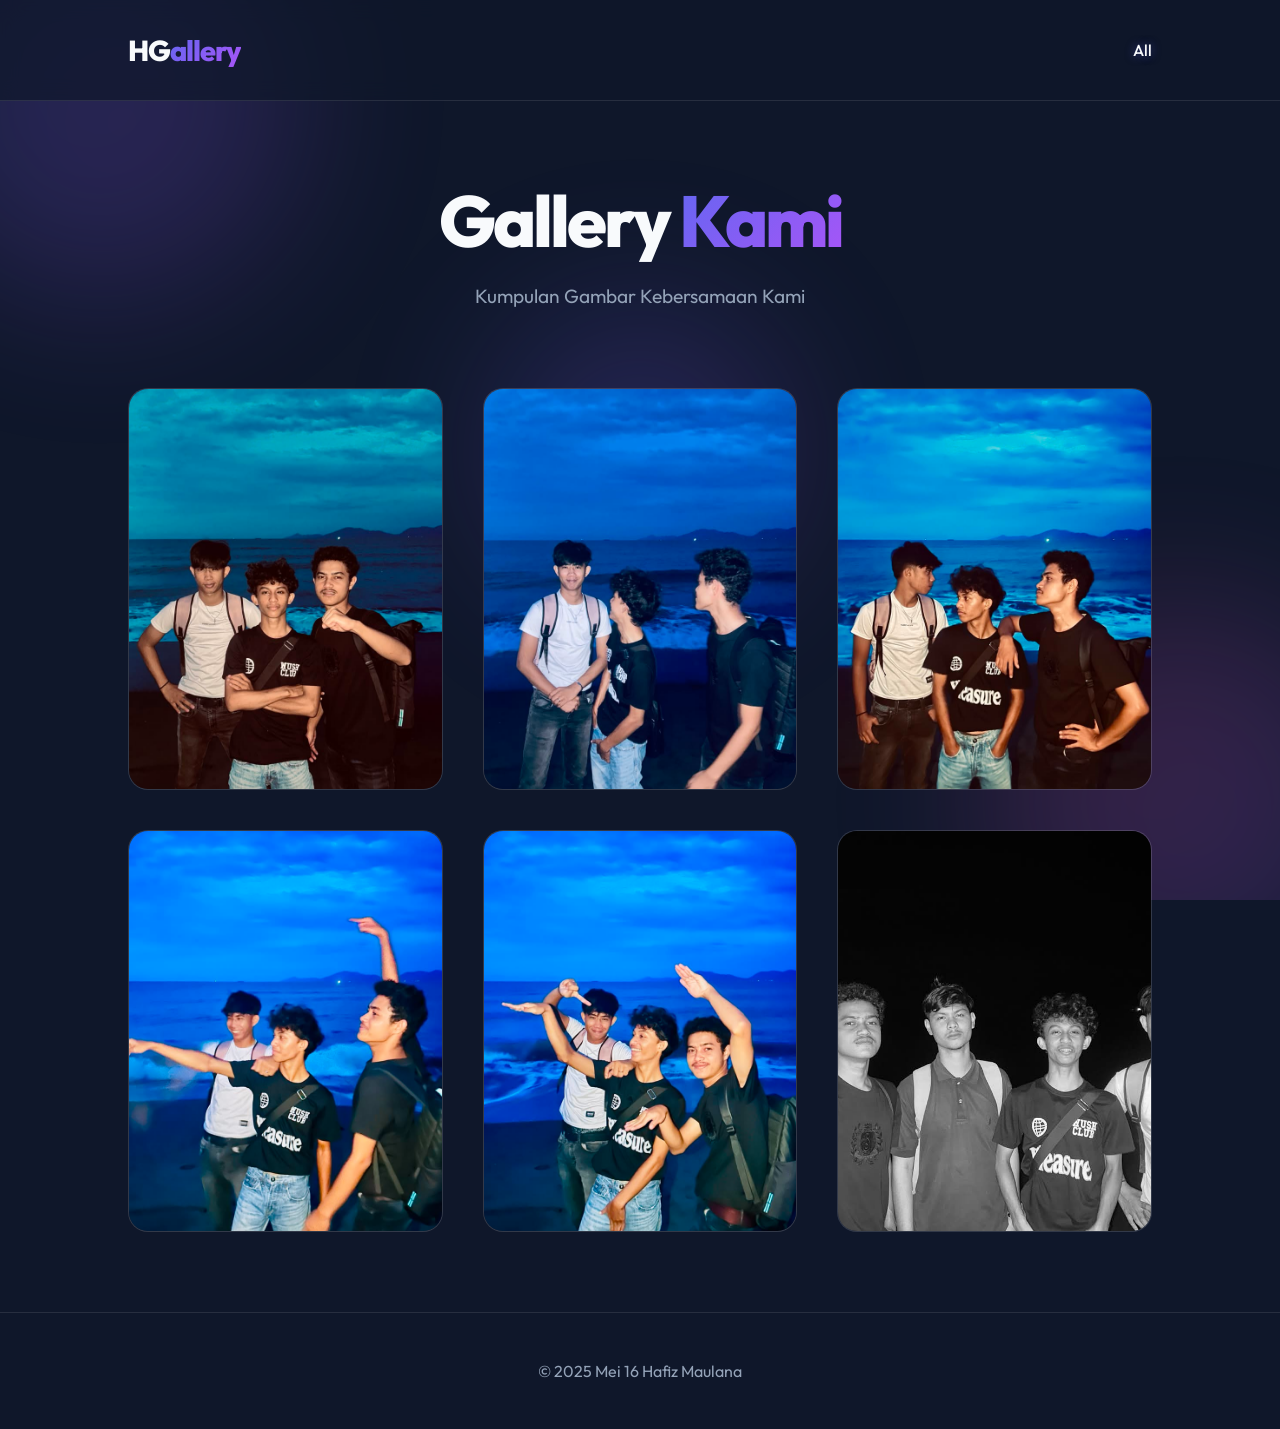
<file: galeri/index.html>
<!DOCTYPE html>
<html lang="en">

<head>
    <meta charset="UTF-8">
    <meta name="viewport" content="width=device-width, initial-scale=1.0">
    <title>Premium Gallery | Hafiz Portfolio</title>
    <link rel="stylesheet" href="style.css">
    <link rel="preconnect" href="https://fonts.googleapis.com">
    <link rel="preconnect" href="https://fonts.gstatic.com" crossorigin>
    <link href="https://fonts.googleapis.com/css2?family=Outfit:wght@300;400;600;800&display=swap" rel="stylesheet">
</head>

<body>
    <div class="background-blobs">
        <div class="blob blob-1"></div>
        <div class="blob blob-2"></div>
        <div class="blob blob-3"></div>
    </div>

    <header>
        <nav>
            <div class="logo">HG<span>allery</span></div>
            <ul>
                <li><a href="#" class="active">All</a></li>
            </ul>
        </nav>
    </header>

    <main>
        <section class="hero">
            <h1>Gallery <span>Kami</span></h1>
            <p>Kumpulan Gambar Kebersamaan Kami</p>
        </section>

        <section class="gallery-grid" id="galleryGrid">
            <div class="gallery-item" data-category="nature">
                <img src="img/foto1.jpg" alt="Nature Scene 1">
                <div class="overlay">
                    <span>1</span>
                </div>
            </div>
            <div class="gallery-item" data-category="tech">
                <img src="img/foto2.jpg" alt="Tech Scene 1">
                <div class="overlay">
                    <span>2</span>
                </div>
            </div>
            <div class="gallery-item" data-category="architecture">
                <img src="img/foto3.jpg" alt="Architecture Scene 1">
                <div class="overlay">
                    <span>3</span>
                </div>
            </div>
            <div class="gallery-item" data-category="nature">
                <img src="img/foto4.jpg" alt="Nature Scene 2">
                <div class="overlay">
                    <span>4</span>
                </div>
            </div>
            <div class="gallery-item" data-category="tech">
                <img src="img/foto5.jpg" alt="Tech Scene 2">
                <div class="overlay">
                    <span>5</span>
                </div>
            </div>
            <div class="gallery-item" data-category="architecture">
                <img src="img/foto6.jpg" alt="Architecture Scene 2">
                <div class="overlay">
                    <span>6</span>
                </div>
            </div>
        </section>
    </main>

    <div class="lightbox" id="lightbox">
        <span class="close-btn">&times;</span>
        <img class="lightbox-content" id="lightboxImg">
        <div id="caption"></div>
    </div>

    <footer>
        <p>&copy; 2025 Mei 16 Hafiz Maulana</p>
    </footer>

    <script src="script.js"></script>
</body>

</html>
</file>
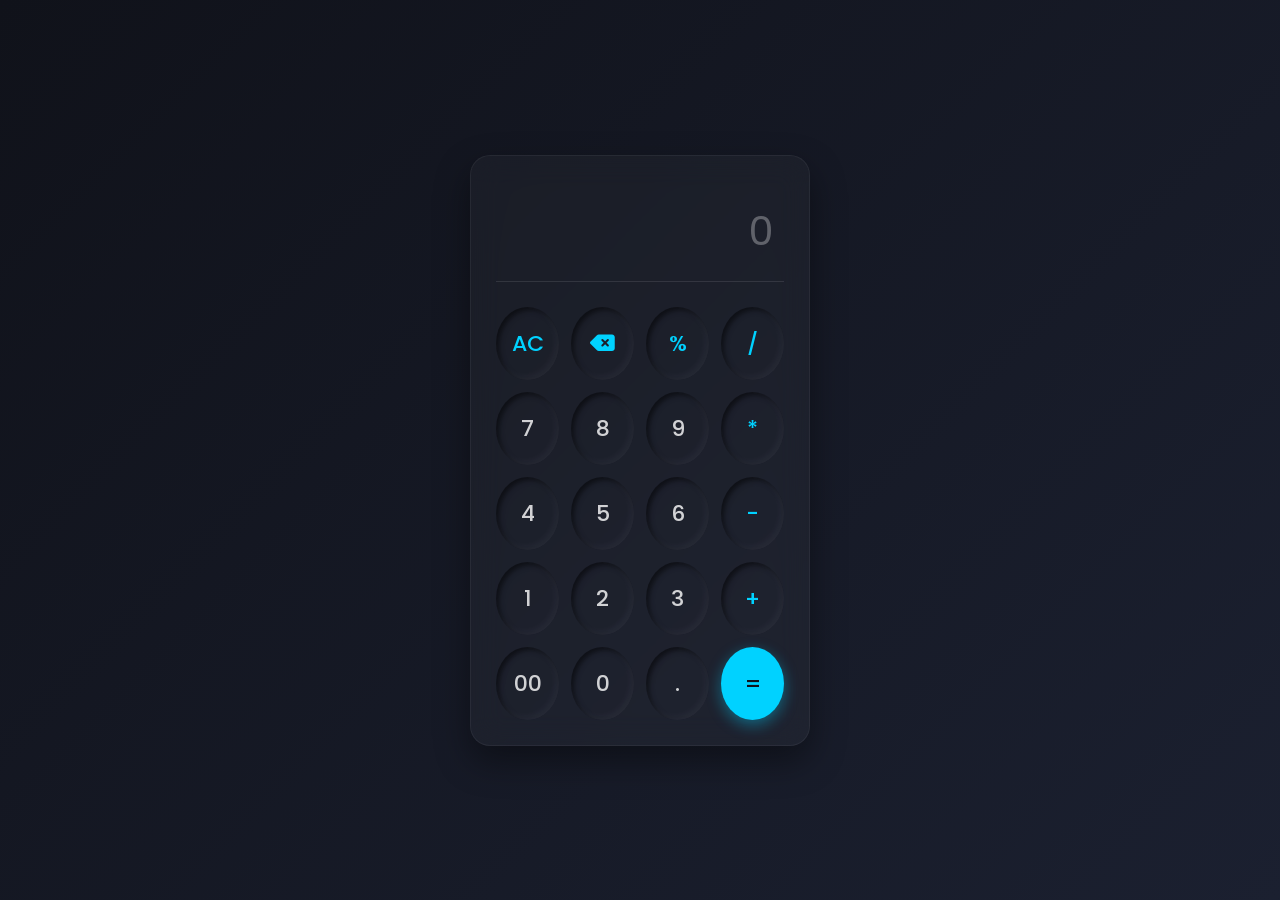
<file: kalkulator/index.html>
<!DOCTYPE html>
<html lang="id">
<head>
    <meta charset="UTF-8">
    <meta name="viewport" content="width=device-width, initial-scale=1.0">
    <title>Kalkulator Estetik</title>
    <link rel="stylesheet" href="style.css">
    <link rel="stylesheet" href="https://cdnjs.cloudflare.com/ajax/libs/font-awesome/6.5.0/css/all.min.css">
</head>
<body>
    <div class="container">
        <div class="calculator">
            <input type="text" placeholder="0" id="output-screen" disabled>
            <div class="buttons">
                <button onclick="Clear()" class="btn operator">AC</button>
                <button onclick="del()" class="btn operator"><i class="fas fa-delete-left"></i></button>
                <button onclick="display('%')" class="btn operator">%</button>
                <button onclick="display('/')" class="btn operator">/</button>
                <button onclick="display('7')" class="btn">7</button>
                <button onclick="display('8')" class="btn">8</button>
                <button onclick="display('9')" class="btn">9</button>
                <button onclick="display('*')" class="btn operator">*</button>
                <button onclick="display('4')" class="btn">4</button>
                <button onclick="display('5')" class="btn">5</button>
                <button onclick="display('6')" class="btn">6</button>
                <button onclick="display('-')" class="btn operator">-</button>
                <button onclick="display('1')" class="btn">1</button>
                <button onclick="display('2')" class="btn">2</button>
                <button onclick="display('3')" class="btn">3</button>
                <button onclick="display('+')" class="btn operator">+</button>
                <button onclick="display('00')" class="btn">00</button>
                <button onclick="display('0')" class="btn">0</button>
                <button onclick="display('.')" class="btn">.</button>
                <button onclick="Calculate()" class="btn equal">=</button>
            </div>
        </div>
    </div>
    <script src="script.js"></script>
</body>
</html>
</file>
<file: galeri/style.css>
:root {
    --primary-gradient: linear-gradient(135deg, #6366f1 0%, #a855f7 100%);
    --bg-color: #0f172a;
    --card-bg: rgba(255, 255, 255, 0.05);
    --text-main: #f8fafc;
    --text-muted: #94a3b8;
    --accent: #6366f1;
    --glass-border: rgba(255, 255, 255, 0.1);
}

* {
    margin: 0;
    padding: 0;
    box-sizing: border-box;
    font-family: 'Outfit', sans-serif;
}

body {
    background-color: var(--bg-color);
    color: var(--text-main);
    overflow-x: hidden;
    min-height: 100vh;
}

/* Custom Scrollbar */
::-webkit-scrollbar {
    width: 10px;
}

::-webkit-scrollbar-track {
    background: var(--bg-color);
}

::-webkit-scrollbar-thumb {
    background: var(--glass-border);
    border-radius: 5px;
}

::-webkit-scrollbar-thumb:hover {
    background: var(--accent);
}


/* Background Animated Blobs */
.background-blobs {
    position: fixed;
    top: 0;
    left: 0;
    width: 100%;
    height: 100%;
    z-index: -1;
    overflow: hidden;
}

.blob {
    position: absolute;
    width: 400px;
    height: 400px;
    background: var(--primary-gradient);
    filter: blur(80px);
    border-radius: 50%;
    opacity: 0.2;
    animation: move 20s infinite alternate;
}

.blob-1 { top: -100px; left: -100px; }
.blob-2 { bottom: -100px; right: -100px; background: linear-gradient(135deg, #ec4899 0%, #8b5cf6 100%); }
.blob-3 { top: 50%; left: 50%; transform: translate(-50%, -50%); width: 300px; height: 300px; }

@keyframes move {
    0% { transform: translate(0, 0) scale(1); }
    100% { transform: translate(100px, 50px) scale(1.2); }
}

header {
    padding: 2rem 10%;
    position: sticky;
    top: 0;
    z-index: 100;
    backdrop-filter: blur(10px);
    background: rgba(15, 23, 42, 0.7);
    border-bottom: 1px solid var(--glass-border);
}

nav {
    display: flex;
    justify-content: space-between;
    align-items: center;
}

.logo {
    font-size: 1.8rem;
    font-weight: 800;
    letter-spacing: -1px;
}

.logo span {
    background: var(--primary-gradient);
    -webkit-background-clip: text;
    background-clip: text;
    -webkit-text-fill-color: transparent;
}

nav ul {
    display: flex;
    list-style: none;
    gap: 2rem;
}

nav ul li a {
    text-decoration: none;
    color: var(--text-muted);
    font-weight: 500;
    transition: 0.3s;
}

nav ul li a:hover, nav ul li a.active {
    color: var(--text-main);
    text-shadow: 0 0 10px rgba(99, 102, 241, 0.5);
}

.hero {
    text-align: center;
    padding: 5rem 10% 3rem;
}

.hero h1 {
    font-size: clamp(2.5rem, 8vw, 4.5rem);
    font-weight: 800;
    margin-bottom: 1.5rem;
    letter-spacing: -3px;
    line-height: 1.1;
}

.hero h1 span {
    background: var(--primary-gradient);
    -webkit-background-clip: text;
    background-clip: text;
    -webkit-text-fill-color: transparent;
}

.hero p {
    color: var(--text-muted);
    font-size: 1.2rem;
    max-width: 600px;
    margin: 0 auto;
}

.gallery-grid {
    display: grid;
    grid-template-columns: repeat(auto-fill, minmax(300px, 1fr));
    gap: 2.5rem;
    padding: 2rem 10% 5rem;
}

.gallery-item {
    position: relative;
    border-radius: 20px;
    overflow: hidden;
    background: var(--card-bg);
    border: 1px solid var(--glass-border);
    cursor: pointer;
    transition: transform 0.5s cubic-bezier(0.175, 0.885, 0.32, 1.275);
}

.gallery-item:hover {
    transform: translateY(-10px) scale(1.02);
    box-shadow: 0 20px 40px rgba(0,0,0,0.4);
}

.gallery-item img {
    width: 100%;
    height: 400px;
    object-fit: cover;
    display: block;
    transition: transform 0.8s cubic-bezier(0.2, 1, 0.3, 1);
}

.gallery-item:hover img {
    transform: scale(1.1);
    filter: brightness(0.6);
}

.overlay {
    position: absolute;
    inset: 0;
    display: flex;
    justify-content: center;
    align-items: center;
    background: rgba(0, 0, 0, 0.4);
    opacity: 0;
    transition: 0.4s;
}

.gallery-item:hover .overlay {
    opacity: 1;
}

.overlay span {
    font-size: 3rem;
    font-weight: 800;
    color: white;
    text-shadow: 0 4px 10px rgba(0,0,0,0.5);
    transform: translateY(20px);
    transition: 0.4s cubic-bezier(0.2, 1, 0.3, 1);
}

.gallery-item:hover .overlay span {
    transform: translateY(0);
}

/* Lightbox */
.lightbox {
    display: none;
    position: fixed;
    z-index: 1000;
    top: 0;
    left: 0;
    width: 100%;
    height: 100%;
    background-color: rgba(15, 23, 42, 0.95);
    backdrop-filter: blur(5px);
    padding: 2rem;
    flex-direction: column;
    justify-content: center;
    align-items: center;
}

.lightbox-content {
    max-width: 90%;
    max-height: 80%;
    border-radius: 10px;
    box-shadow: 0 0 30px rgba(0,0,0,0.5);
    animation: zoom 0.3s;
}

@keyframes zoom {
    from { transform: scale(0.8); opacity: 0; }
    to { transform: scale(1); opacity: 1; }
}

.close-btn {
    position: absolute;
    top: 2rem;
    right: 3rem;
    color: white;
    font-size: 3rem;
    cursor: pointer;
    transition: 0.3s;
}

.close-btn:hover {
    color: var(--accent);
}

#caption {
    margin-top: 1.5rem;
    color: var(--text-muted);
    font-size: 1.2rem;
}

footer {
    text-align: center;
    padding: 3rem;
    border-top: 1px solid var(--glass-border);
    color: var(--text-muted);
}

@media (max-width: 768px) {
    .hero h1 { font-size: 2.5rem; }
    nav ul { display: none; }
    .gallery-grid { grid-template-columns: 1fr; padding: 2rem 5%; }
}
</file>
<file: kalkulator/style.css>
@import url('https://fonts.googleapis.com/css2?family=Poppins:wght@300;400;500;600&display=swap');

* {
    margin: 0;
    padding: 0;
    box-sizing: border-box;
    font-family: 'Poppins', sans-serif;
}

body {
    /* Latar belakang gradient khas portofolio */
    background: linear-gradient(135deg, #10121a, #1b2030);
    min-height: 100vh;
    display: flex;
    align-items: center;
    justify-content: center;
}

.container {
    width: 100%;
    display: flex;
    justify-content: center;
    align-items: center;
}

.calculator {
    background: rgba(255, 255, 255, 0.03);
    backdrop-filter: blur(15px);
    border: 1px solid rgba(255, 255, 255, 0.05);
    padding: 25px;
    border-radius: 20px;
    box-shadow: 0 15px 35px rgba(0, 0, 0, 0.4);
    width: 340px;
}

#output-screen {
    width: 100%;
    border: none;
    background: transparent;
    font-size: 40px;
    text-align: right;
    color: #fff;
    padding: 20px 10px;
    margin-bottom: 25px;
    border-bottom: 1px solid rgba(255, 255, 255, 0.1);
}

#output-screen::placeholder {
    color: rgba(255,255,255,0.3);
}

.buttons {
    display: grid;
    grid-template-columns: repeat(4, 1fr);
    gap: 12px;
}

.btn {
    padding: 20px 0;
    font-size: 22px;
    font-weight: 500;
    background: transparent;
    border: none;
    color: rgba(255,255,255,0.8);
    cursor: pointer;
    border-radius: 50%;
    box-shadow: inset -3px -3px 7px rgba(255,255,255,0.05),
                inset 3px 3px 5px rgba(0,0,0,0.5);
    transition: 0.2s ease;
    display: flex;
    align-items: center;
    justify-content: center;
}

.btn:hover {
    color: #fff;
    box-shadow: inset -3px -3px 7px rgba(255,255,255,0.1),
                inset 3px 3px 5px rgba(0,0,0,0.7);
}

.btn:active {
    box-shadow: inset 2px 2px 5px rgba(255,255,255,0.05),
                inset -3px -3px 7px rgba(0,0,0,0.5);
}

.operator {
    color: #00d2ff;
}

.operator:hover {
    color: #3ae0ff;
}

.equal {
    background: #00d2ff;
    color: #10121a;
    box-shadow: 0 5px 15px rgba(0, 210, 255, 0.4);
}

.equal:hover {
    color: #10121a;
    background: #3ae0ff;
    box-shadow: 0 5px 20px rgba(0, 210, 255, 0.6);
}
</file>
